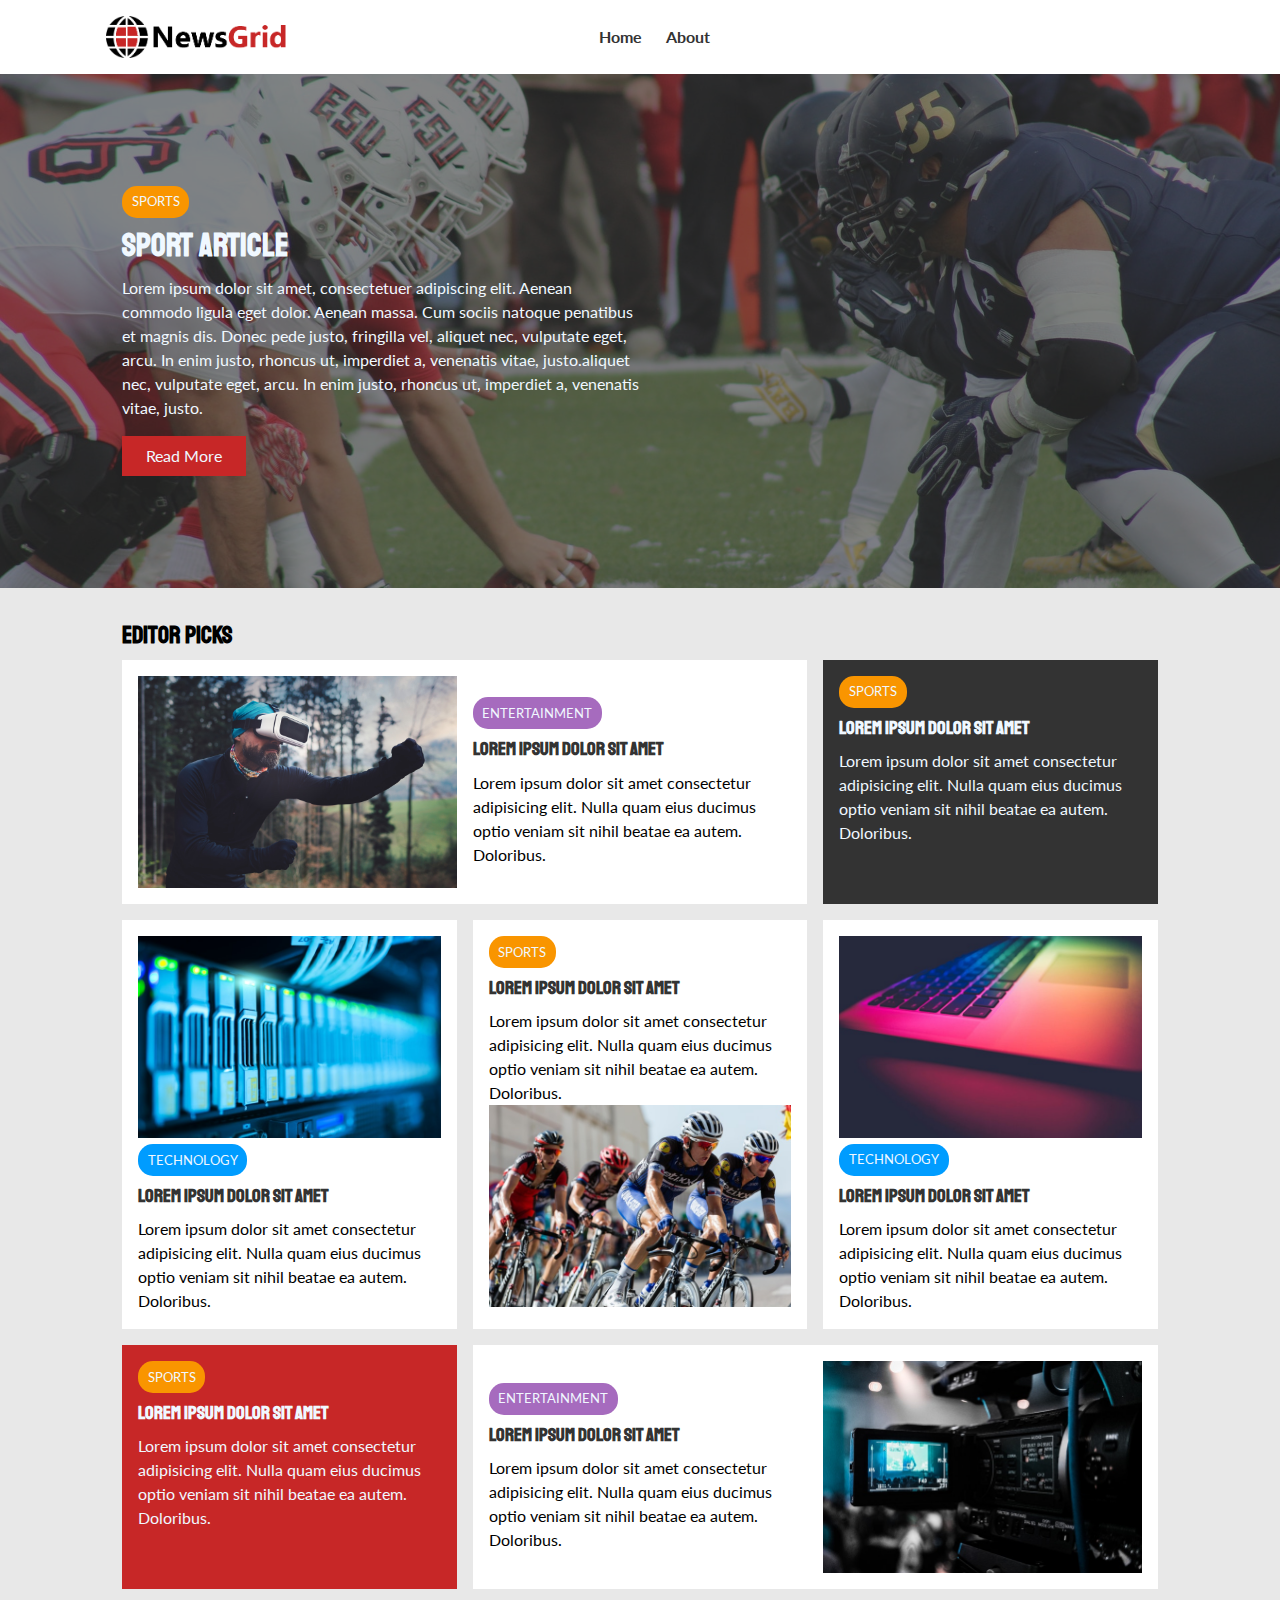
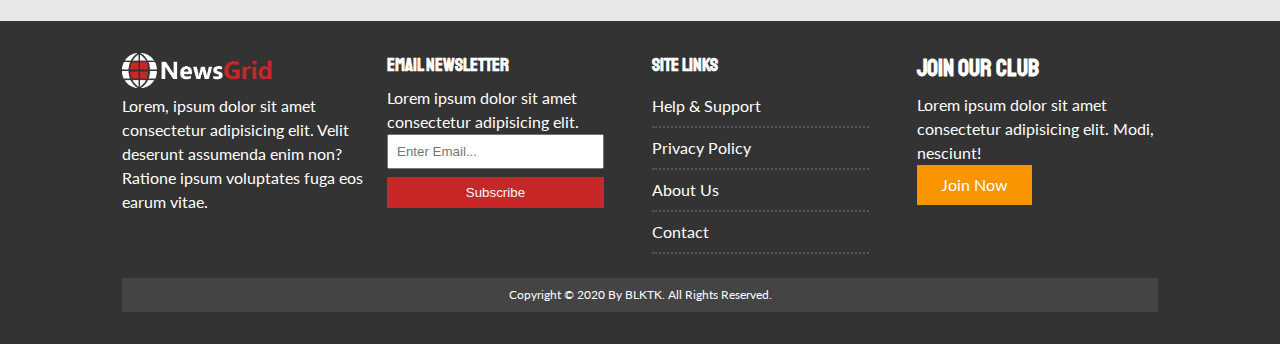
<file: index.html>
<!DOCTYPE html>
<html lang="en">
<head>
    <meta charset="utf-8">
    <meta name="viewport" content="width=device-width, initial-scale=1.0">
    <meta http-equiv="X-UA-Compatible" content="ie=edge">
    <link rel="stylesheet" href="https://cdnjs.cloudflare.com/ajax/libs/font-awesome/5.15.2/css/all.min.css" integrity="sha512-HK5fgLBL+xu6dm/Ii3z4xhlSUyZgTT9tuc/hSrtw6uzJOvgRr2a9jyxxT1ely+B+xFAmJKVSTbpM/CuL7qxO8w==" crossorigin="anonymous" />
    <link rel="preconnect" href="https://fonts.gstatic.com">
    <link href="https://fonts.googleapis.com/css2?family=Lato:wght@300;700&family=Staatliches&display=swap" rel="stylesheet">
    <link href="Resources/css/style.css" rel="stylesheet">
    <link href="Resources/css/mobile.css" rel="stylesheet" media="screen and (max-width: 765px)">
    <link rel="shortcut icon" type="image/x-icon" href="favicon.ico">
    <title>NewsGrid | Latest News </title>
    </head>
    <body>
     <nav id="main-nav">
        <div class="container">
         <img src="Resources/img/logo.png" alt="logo" class="logo">
         <ul>
             <li><a class="current" href="index.html">Home</a></li>
             <li><a  href="about.html">About</a></li>
            </ul>
            <div class="social" >
             <a href="#"><i class="fab fa-facebook fa-2x" target="_blank"></i></a>
             <a href="#"><i class="fab fa-twitter fa-2x" target="_blank"></i></a>
             <a href="#"><i class="fab fa-instagram fa-2x" target="_blank"></i></a>
             <a href="#"><i class="fab fa-youtube fa-2x" target="_blank"></i></a>
             </div>   
         </div>
        </nav> 
        
<!--Showcase-->
    <header id="showcase">
        <div class="container">
        <div class="showcase-container">
        <div class="showcase-content">
        <div class="category category-sports">Sports</div>
        <h1>Sport ARTICLE</h1>
        <p>Lorem ipsum dolor sit amet, consectetuer adipiscing elit. Aenean commodo ligula eget dolor. Aenean massa. Cum sociis natoque penatibus et magnis dis. Donec pede justo, fringilla vel, aliquet nec, vulputate eget, arcu. In enim justo, rhoncus ut, imperdiet a, venenatis vitae, justo.aliquet nec, vulputate eget, arcu. In enim justo, rhoncus ut, imperdiet a, venenatis vitae, justo.</p>      
        <a class="btn btn-primary" href="artical.html">Read More</a>
        </div>      
        </div>
        </div>
        </header> 
        
<!--home articles -->
        <section id="home-articles" class="py-2">
    <div class="container">
        <h2>Editor Picks</h2>
        <div class="articles-container">
          <article class="card">
            <img src="Resources/img/articles/ent1.jpg" alt="">
            <div>
              <div class="category category-ent">Entertainment</div>
              <h3>
                <a href="artical.html">Lorem ipsum dolor sit amet</a>
              </h3>
              <p>Lorem ipsum dolor sit amet consectetur adipisicing elit. Nulla quam eius ducimus optio veniam sit nihil beatae ea autem. Doloribus.</p>
            </div>
          </article>
          <article class="card bg-dark">
            <div class="category category-sports">Sports</div>
            <h3>
              <a href="article.html">Lorem ipsum dolor sit amet</a>
            </h3>
            <p>Lorem ipsum dolor sit amet consectetur adipisicing elit. Nulla quam eius ducimus optio veniam sit nihil beatae ea autem. Doloribus.</p>
          </article>
          <article class="card">
            <img src="Resources/img/articles/tech1.jpg" alt="">
            <div class="category category-tech">Technology</div>
            <h3>
              <a href="article.html">Lorem ipsum dolor sit amet</a>
            </h3>
            <p>Lorem ipsum dolor sit amet consectetur adipisicing elit. Nulla quam eius ducimus optio veniam sit nihil beatae ea autem. Doloribus.</p>
          </article>
          <article class="card">
            <div class="category category-sports">Sports</div>
            <h3>
              <a href="article.html">Lorem ipsum dolor sit amet</a>
            </h3>
            <p>Lorem ipsum dolor sit amet consectetur adipisicing elit. Nulla quam eius ducimus optio veniam sit nihil beatae ea autem. Doloribus.</p>
            <img src="Resources/img/articles/sports1.jpg" alt="">
          </article>
          <article class="card">
            <img src="Resources/img/articles/tech2.jpg" alt="">
            <div class="category category-tech">Technology</div>
            <h3>
              <a href="article.html">Lorem ipsum dolor sit amet</a>
            </h3>
            <p>Lorem ipsum dolor sit amet consectetur adipisicing elit. Nulla quam eius ducimus optio veniam sit nihil beatae ea autem. Doloribus.</p>
          </article>
          <article class="card bg-primary">
            <div class="category category-sports">Sports</div>
            <h3>
              <a href="article.html">Lorem ipsum dolor sit amet</a>
            </h3>
            <p>Lorem ipsum dolor sit amet consectetur adipisicing elit. Nulla quam eius ducimus optio veniam sit nihil beatae ea autem. Doloribus.</p>
          </article>
          <article class="card">
            <div>
              <div class="category category-ent">Entertainment</div>
              <h3>
                <a href="article.html">Lorem ipsum dolor sit amet</a>
              </h3>
              <p>Lorem ipsum dolor sit amet consectetur adipisicing elit. Nulla quam eius ducimus optio veniam sit nihil beatae ea autem. Doloribus.</p>
            </div>
            <img src="Resources/img/articles/ent2.jpg" alt="">
          </article>
        </div>
    </div>
  </section>
        
        
<!--        footer -->
           <footer id="main-footer" class="py-2">
    <div class="container footer-container">
      <div>
        <img src="Resources/img/logo_light.png" alt="NewsGrid">
        <p>Lorem, ipsum dolor sit amet consectetur adipisicing elit. Velit deserunt assumenda enim non? Ratione ipsum voluptates fuga eos earum vitae.</p>
      </div>
      <div>
        <h3>Email Newsletter</h3>
        <p>Lorem ipsum dolor sit amet consectetur adipisicing elit.</p>
        <form name="contact" method="post" data-netlify="true">
          <input type="email" name="email" placeholder="Enter Email...">
          <input type="submit" value="Subscribe" class="btn btn-primary">
        </form>
      </div>
      <div>
        <h3>Site Links</h3>
        <ul class="list">
          <li><a href="#">Help & Support</a></li>
          <li><a href="#">Privacy Policy</a></li>
          <li><a href="#">About Us</a></li>
          <li><a href="#">Contact</a></li>
        </ul>
      </div>
      <div>
        <h2>Join Our Club</h2>
        <p>Lorem ipsum dolor sit amet consectetur adipisicing elit. Modi, nesciunt!</p>
        <a href="#" class="btn btn-secondary">Join Now</a>
      </div>
      <div>
        <p>
           Copyright &copy; 2020 By BLKTK. All Rights Reserved.        </p>
      </div>
    </div>
  </footer>
    </body>
</html>
</file>
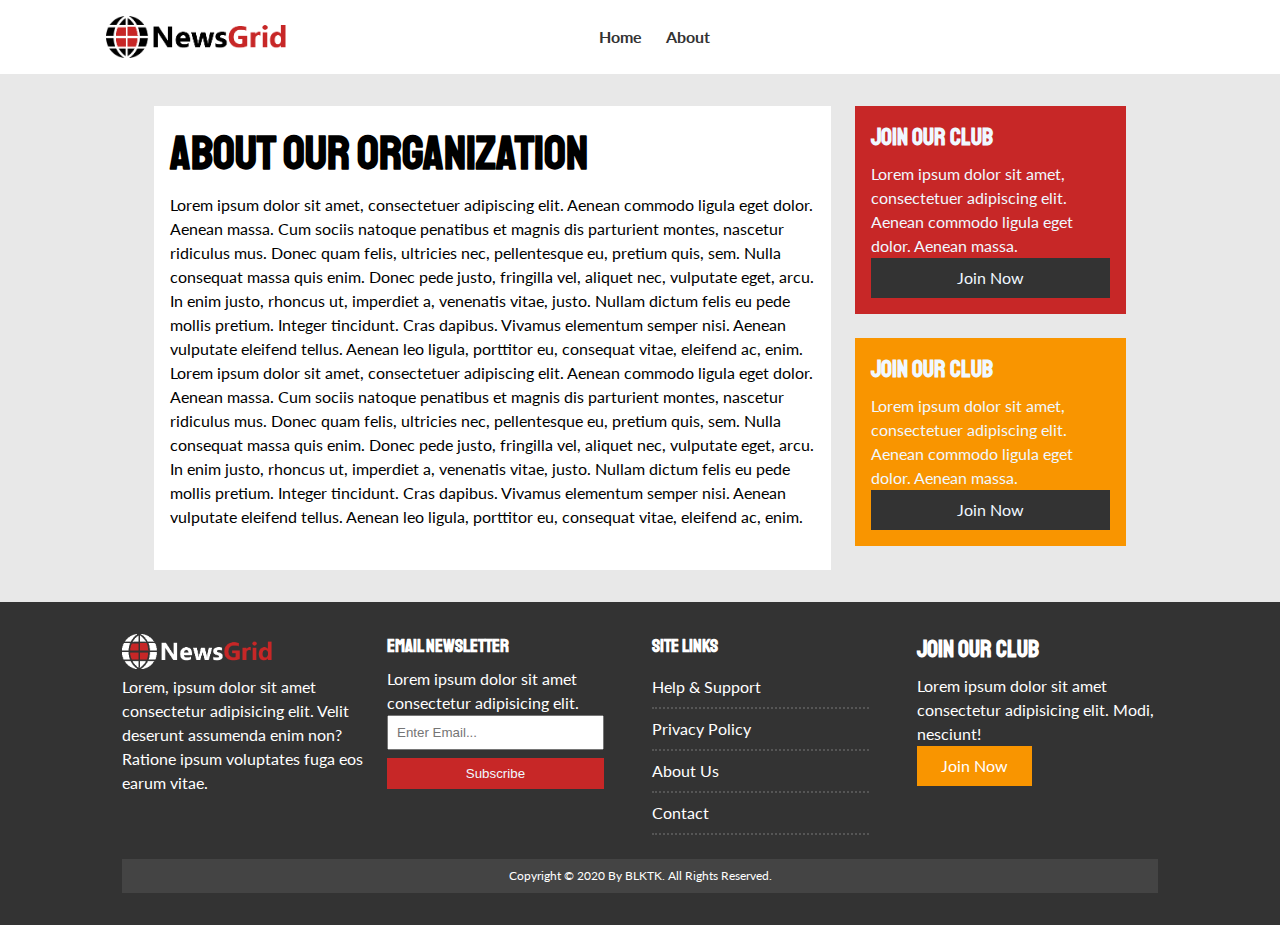
<file: about.html>
<!DOCTYPE html>
<html lang="en">
<head>
    <meta charset="utf-8">
    <meta name="viewport" content="width=device-width, initial-scale=1.0">
    <meta http-equiv="X-UA-Compatible" content="ie=edge">
    <link rel="stylesheet" href="https://cdnjs.cloudflare.com/ajax/libs/font-awesome/5.15.2/css/all.min.css" integrity="sha512-HK5fgLBL+xu6dm/Ii3z4xhlSUyZgTT9tuc/hSrtw6uzJOvgRr2a9jyxxT1ely+B+xFAmJKVSTbpM/CuL7qxO8w==" crossorigin="anonymous" />
    <link rel="preconnect" href="https://fonts.gstatic.com">
    <link href="https://fonts.googleapis.com/css2?family=Lato:wght@300;700&family=Staatliches&display=swap" rel="stylesheet">
    <link href="Resources/css/style.css" rel="stylesheet">
    <link href="Resources/css/mobile.css" rel="stylesheet" media="screen and (max-width: 765px)">
    <link rel="shortcut icon" type="image/x-icon" href="favicon.ico">
    <title>NewsGrid | About </title>
    </head>
    <body>
     <nav id="main-nav">
        <div class="container">
         <img src="Resources/img/logo.png" alt="logo" class="logo">
         <ul>
             <li><a  href="index.html">Home</a></li>
             <li><a  class="current" href="about.html">About</a></li>
            </ul>
            <div class="social" >
             <a href="#"><i class="fab fa-facebook fa-2x" target="_blank"></i></a>
             <a href="#"><i class="fab fa-twitter fa-2x" target="_blank"></i></a>
             <a href="#"><i class="fab fa-instagram fa-2x" target="_blank"></i></a>
             <a href="#"><i class="fab fa-youtube fa-2x" target="_blank"></i></a>
             </div>   
         </div>
        </nav> 
        
<!--about-->
        <section id="about">
        <div class="container">
        <div class="page-container">
            <article class="card">
            <h1 class="l-heading">About Our Organization</h1>
            <p>Lorem ipsum dolor sit amet, consectetuer adipiscing elit. Aenean commodo ligula eget dolor. Aenean massa. Cum sociis natoque penatibus et magnis dis parturient montes, nascetur ridiculus mus. Donec quam felis, ultricies nec, pellentesque eu, pretium quis, sem. Nulla consequat massa quis enim. Donec pede justo, fringilla vel, aliquet nec, vulputate eget, arcu. In enim justo, rhoncus ut, imperdiet a, venenatis vitae, justo. Nullam dictum felis eu pede mollis pretium. Integer tincidunt. Cras dapibus. Vivamus elementum semper nisi. Aenean vulputate eleifend tellus. Aenean leo ligula, porttitor eu, consequat vitae, eleifend ac, enim. </p>  
            <p>Lorem ipsum dolor sit amet, consectetuer adipiscing elit. Aenean commodo ligula eget dolor. Aenean massa. Cum sociis natoque penatibus et magnis dis parturient montes, nascetur ridiculus mus. Donec quam felis, ultricies nec, pellentesque eu, pretium quis, sem. Nulla consequat massa quis enim. Donec pede justo, fringilla vel, aliquet nec, vulputate eget, arcu. In enim justo, rhoncus ut, imperdiet a, venenatis vitae, justo. Nullam dictum felis eu pede mollis pretium. Integer tincidunt. Cras dapibus. Vivamus elementum semper nisi. Aenean vulputate eleifend tellus. Aenean leo ligula, porttitor eu, consequat vitae, eleifend ac, enim. </p>
            </article>
            <aside class="card bg-primary">
            <h2>Join Our Club</h2>
            <p>Lorem ipsum dolor sit amet, consectetuer adipiscing elit. Aenean commodo ligula eget dolor. Aenean massa.</p>
            <a class="btn btn-dark btn-block">Join Now</a>
            </aside>
            
            <aside class="card bg-secondary">
            <h2>Join Our Club</h2>
            <p>Lorem ipsum dolor sit amet, consectetuer adipiscing elit. Aenean commodo ligula eget dolor. Aenean massa.</p>
            <a class="btn btn-dark btn-block">Join Now</a>
            </aside>
            
            </div>
            </div>
        
        
        
        </section>
        
         
   
        
<!--        footer -->
           <footer id="main-footer" class="py-2">
    <div class="container footer-container">
      <div>
        <img src="Resources/img/logo_light.png" alt="NewsGrid">
        <p>Lorem, ipsum dolor sit amet consectetur adipisicing elit. Velit deserunt assumenda enim non? Ratione ipsum voluptates fuga eos earum vitae.</p>
      </div>
      <div>
        <h3>Email Newsletter</h3>
        <p>Lorem ipsum dolor sit amet consectetur adipisicing elit.</p>
        <form name="contact" method="post" data-netlify="true">
          <input type="email" name="email" placeholder="Enter Email...">
          <input type="submit" value="Subscribe" class="btn btn-primary">
        </form>
      </div>
      <div>
        <h3>Site Links</h3>
        <ul class="list">
          <li><a href="#">Help & Support</a></li>
          <li><a href="#">Privacy Policy</a></li>
          <li><a href="#">About Us</a></li>
          <li><a href="#">Contact</a></li>
        </ul>
      </div>
      <div>
        <h2>Join Our Club</h2>
        <p>Lorem ipsum dolor sit amet consectetur adipisicing elit. Modi, nesciunt!</p>
        <a href="#" class="btn btn-secondary">Join Now</a>
      </div>
      <div>
        <p>
           Copyright &copy; 2020 By BLKTK. All Rights Reserved.        </p>
      </div>
    </div>
  </footer>
    </body>
</html>
</file>
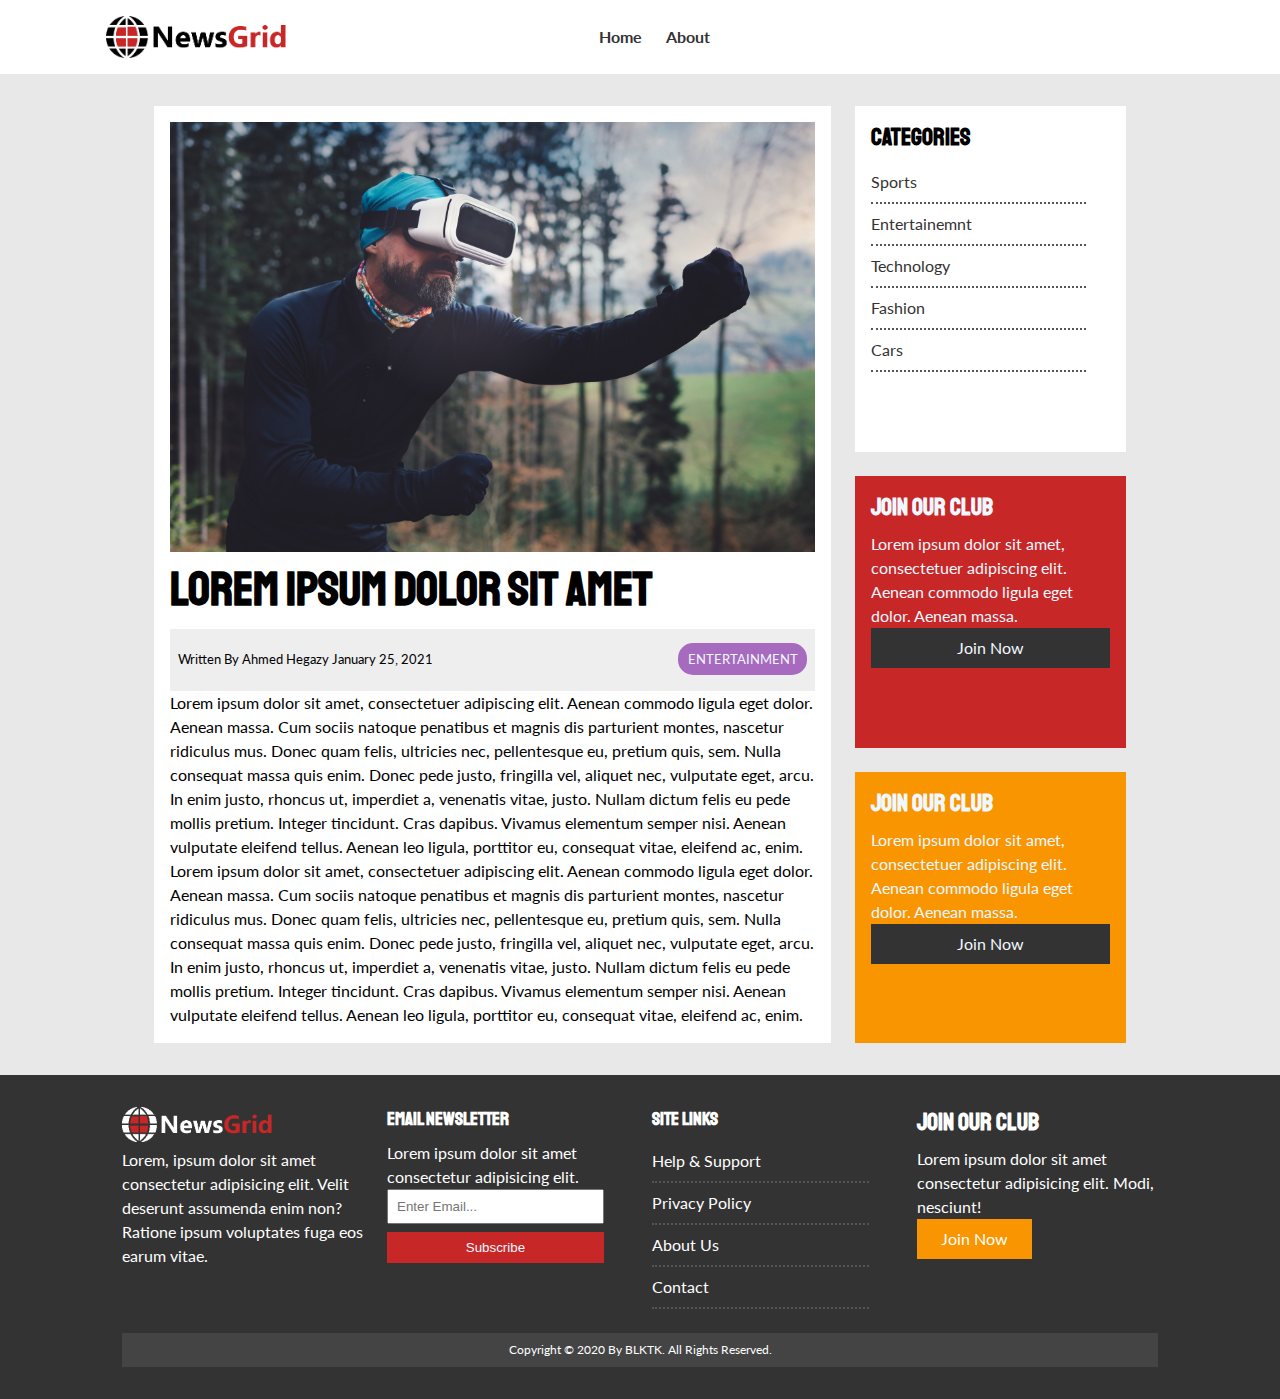
<file: artical.html>
<!DOCTYPE html>
<html lang="en">
<head>
    <meta charset="utf-8">
    <meta name="viewport" content="width=device-width, initial-scale=1.0">
    <meta http-equiv="X-UA-Compatible" content="ie=edge">
    <link rel="stylesheet" href="https://cdnjs.cloudflare.com/ajax/libs/font-awesome/5.15.2/css/all.min.css" integrity="sha512-HK5fgLBL+xu6dm/Ii3z4xhlSUyZgTT9tuc/hSrtw6uzJOvgRr2a9jyxxT1ely+B+xFAmJKVSTbpM/CuL7qxO8w==" crossorigin="anonymous" />
    <link rel="preconnect" href="https://fonts.gstatic.com">
    <link href="https://fonts.googleapis.com/css2?family=Lato:wght@300;700&family=Staatliches&display=swap" rel="stylesheet">
    <link href="Resources/css/style.css" rel="stylesheet">
    <link href="Resources/css/mobile.css" rel="stylesheet" media="screen and (max-width: 765px)">
    <link rel="shortcut icon" type="image/x-icon" href="favicon.ico">
    <title>NewsGrid | Latest News </title>
    </head>
    <body>
     <nav id="main-nav">
        <div class="container">
         <img src="Resources/img/logo.png" alt="logo" class="logo">
         <ul>
             <li><a  href="index.html">Home</a></li>
             <li><a  href="about.html">About</a></li>
            </ul>
            <div class="social" >
             <a href="#"><i class="fab fa-facebook fa-2x" target="_blank"></i></a>
             <a href="#"><i class="fab fa-twitter fa-2x" target="_blank"></i></a>
             <a href="#"><i class="fab fa-instagram fa-2x" target="_blank"></i></a>
             <a href="#"><i class="fab fa-youtube fa-2x" target="_blank"></i></a>
             </div>   
         </div>
        </nav> 
        
<!--about-->
        <section id="article">
        <div class="container">
        <div class="page-container">
            <article class="card">
            <img src="Resources/img/articles/ent1.jpg">
            <h1 class="l-heading">Lorem ipsum dolor sit amet</h1>
            <div class="meta">
                <small>
                <i class="fas fa-user"></i> Written By Ahmed Hegazy January 25, 2021
                </small>
                <div class="category category-ent">Entertainment</div>
                </div>
            <p>Lorem ipsum dolor sit amet, consectetuer adipiscing elit. Aenean commodo ligula eget dolor. Aenean massa. Cum sociis natoque penatibus et magnis dis parturient montes, nascetur ridiculus mus. Donec quam felis, ultricies nec, pellentesque eu, pretium quis, sem. Nulla consequat massa quis enim. Donec pede justo, fringilla vel, aliquet nec, vulputate eget, arcu. In enim justo, rhoncus ut, imperdiet a, venenatis vitae, justo. Nullam dictum felis eu pede mollis pretium. Integer tincidunt. Cras dapibus. Vivamus elementum semper nisi. Aenean vulputate eleifend tellus. Aenean leo ligula, porttitor eu, consequat vitae, eleifend ac, enim. </p>  
            <p>Lorem ipsum dolor sit amet, consectetuer adipiscing elit. Aenean commodo ligula eget dolor. Aenean massa. Cum sociis natoque penatibus et magnis dis parturient montes, nascetur ridiculus mus. Donec quam felis, ultricies nec, pellentesque eu, pretium quis, sem. Nulla consequat massa quis enim. Donec pede justo, fringilla vel, aliquet nec, vulputate eget, arcu. In enim justo, rhoncus ut, imperdiet a, venenatis vitae, justo. Nullam dictum felis eu pede mollis pretium. Integer tincidunt. Cras dapibus. Vivamus elementum semper nisi. Aenean vulputate eleifend tellus. Aenean leo ligula, porttitor eu, consequat vitae, eleifend ac, enim. </p>
            </article>
            <aside id="categories" class="card">
            <h2>Categories</h2>
            <ul class="list">
                <li><a href="#"><i class="fas fa-chevron-right"></i>Sports</a></li>
                <li><a href="#"><i class="fas fa-chevron-right"></i>Entertainemnt</a></li>
                <li><a href="#"><i class="fas fa-chevron-right"></i>Technology</a></li>
                <li><a href="#"><i class="fas fa-chevron-right"></i>Fashion</a></li>
                <li><a href="#"><i class="fas fa-chevron-right"></i>Cars</a></li>
                </ul>
            </aside>
            <aside class="card bg-primary">
            <h2>Join Our Club</h2>
            <p>Lorem ipsum dolor sit amet, consectetuer adipiscing elit. Aenean commodo ligula eget dolor. Aenean massa.</p>
            <a class="btn btn-dark btn-block">Join Now</a>
            </aside>
            
            <aside class="card bg-secondary">
            <h2>Join Our Club</h2>
            <p>Lorem ipsum dolor sit amet, consectetuer adipiscing elit. Aenean commodo ligula eget dolor. Aenean massa.</p>
            <a class="btn btn-dark btn-block">Join Now</a>
            </aside>  
            </div>
            </div>
       </section>
        
         
   
        
<!--        footer -->
           <footer id="main-footer" class="py-2">
    <div class="container footer-container">
      <div>
        <img src="Resources/img/logo_light.png" alt="NewsGrid">
        <p>Lorem, ipsum dolor sit amet consectetur adipisicing elit. Velit deserunt assumenda enim non? Ratione ipsum voluptates fuga eos earum vitae.</p>
      </div>
      <div>
        <h3>Email Newsletter</h3>
        <p>Lorem ipsum dolor sit amet consectetur adipisicing elit.</p>
        <form name="contact" method="post" data-netlify="true">
          <input type="email" name="email" placeholder="Enter Email...">
          <input type="submit" value="Subscribe" class="btn btn-primary">
        </form>
      </div>
      <div>
        <h3>Site Links</h3>
        <ul class="list">
          <li><a href="#">Help & Support</a></li>
          <li><a href="#">Privacy Policy</a></li>
          <li><a href="#">About Us</a></li>
          <li><a href="#">Contact</a></li>
        </ul>
      </div>
      <div>
        <h2>Join Our Club</h2>
        <p>Lorem ipsum dolor sit amet consectetur adipisicing elit. Modi, nesciunt!</p>
        <a href="#" class="btn btn-secondary">Join Now</a>
      </div>
      <div>
        <p>
           Copyright &copy; 2020 By BLKTK. All Rights Reserved.        </p>
      </div>
    </div>
  </footer>
    </body>
</html>
</file>
<file: Resources/css/style.css>
:root {
    --primary-color:#c72727;
    --secondary-color:#f99500;
    --light-color:#e8e8e8;
    --dark-color:#333;
    --max-width:1100px;
}

.category {
    --sports-color:#f99500;
    --ent-color:#a66bbe;
    --tech-color:#009cff;
}

* {
    margin: 0;
    padding: 0;
    box-sizing: border-box;
}

body {
    font-family: 'lato' , sans-serif ;
    line-height: 1.5;
    background: var(--light-color);
}

a {
   color: #333;
   text-decoration: none;
}

ul {
list-style: none;
}

img {
    width: 100%;
}

h1, h2, h3, h4, h5, h6 {
    font-family: 'staatliches', cursive;
    margin-bottom: .55rem;
    line-height: 1.3;
}

/*utility*/

.container {
    max-width: var(--max-width);
    margin: auto;
    padding: 0 2rem;
    overflow: hidden;
}

.category {
    display: inline-block;
    color: aliceblue;
    font-size: 0.8rem;
    text-transform: uppercase;
    padding: 0.4rem 0.6rem;
    border-radius: 15px;
    margin-bottom: 0.5rem;
}

.category-sports{background: var(--sports-color);}
.category-ent{background: var(--ent-color);}
.category-tech{background: var(--tech-color);}

.btn {
    display: inline-block;
    border: none;
    background: var(--dark-color);
    color: aliceblue;
    padding: 0.5rem 1.5rem;
}

.btn-light{background: var(--light-color);}
.btn-primary{background: var(--primary-color);}
.btn-secondary{background: var(--secondary-color);}


.btn:hover {
    opacity: 0.9;
}

.btn-block {
    display: block;
    width: 100%;
    text-align: center;
}

.card {
    background: #fff;
    padding: 1rem;
}

.bg-dark {
    background: var(--dark-color);
    color: aliceblue;
}
.bg-primary {
    background: var(--primary-color);
    color: aliceblue;
}
.bg-secondary {
    background: var(--secondary-color);
    color: aliceblue;
}
.bg-dark h1,
.bg-dark h2,
.bg-dark h3,
.bg-dark a,
.bg-primary h1,
.bg-primary h2,
.bg-primary h3,
.bg-primary a,
.bg-secondary h1,
.bg-secondary h2,
.bg-secondary h3,
.bg-secondary a {
    color: aliceblue;
}

.py-1 {padding: 1.5rem 0;}
.py-2 {padding: 2rem 0;}
.py-3 {padding: 3rem 0;}
.p-1 {padding: 1.5rem 0;}
.p-2 {padding: 2rem 0;}
.p-3 {padding: 3rem 0;}

.l-heading{
    font-size: 3rem;
}

.list li {
    padding: 0.5rem 0;
    border-bottom: #555 dotted 2px;
    width: 90%;
}

.list li a:hover {
    color:var(--primary-color) !important ;
}

/*inner page container*/
.page-container {
    display: grid;
    grid-template-columns: 5fr 2fr;
    margin: 2rem;
    grid-gap: 1.5rem;
}

.page-container > *:first-child{
    grid-row: 1 / span 3;
}

/*navigation*/
#main-nav {
    background: #fff;
    position: sticky;
    top: 0;
    z-index: 2;
}

#main-nav .container {
    display: grid;
    grid-template-columns: 3fr 3fr 3fr;
    padding: 1rem;
    align-items: center;
}

#main-nav .logo {
    width: 180px;
}

#main-nav ul {
    justify-self: end;
    display: flex;    
    margin-right: 6rem;
}

#main-nav ul li a {
    padding: 0.75rem;
    font-weight: bold;
}

#main-nav ul li a:hover,
a:active{
    color:var(--primary-color);
    border-bottom: 2px solid black ;
}
#main-nav ul li a.current {
/*    background: var(--primary-color);*/
    color: var(--dark-color);
/*    border-radius: 50px;*/
}
#main-nav ul li a:hover {
/*    background: var(--light-color);*/
    color: var(--primary-color);
    
}

#main-nav .social {
    justify-self: center;
}

#main-nav .social i {
    color: #777;
    margin-right: 0.5rem;
}

/*Showcase*/

#showcase {
    color: aliceblue;
    background: #333;
    padding: 2rem;
    position: relative;
}

#showcase:before {
    content: '';
    background: url(../img/featured.jpg) no-repeat center center/cover;
    position: absolute;
    top: 0;
    left: 0;
    width: 100%;
    height: 100%;
    opacity: 0.4;
}

#showcase .showcase-container {
    display: grid;
    grid-template-columns: repeat(2, 1fr);
    justify-content: center;
    align-items: center;
    height: 50vh;
}

#showcase .showcase-content {

z-index: 1;
}

#showcase .showcase-content p {
    margin-bottom: 1rem;
}


/*home articles*/

#home-articles .articles-container {
    display: grid;
    grid-template-columns: repeat(3, 1fr);
    grid-gap: 1rem;
}

#home-articles .articles-container >*:first-child,
#home-articles .articles-container >*:last-child{
    display: grid;
    grid-template-columns: repeat(2, 1fr);
    grid-gap: 1rem;
    align-items: center;
    grid-column: 1 / span 2;
}

#home-articles .articles-container >*:last-child{
  grid-column: 2 / span 2;  
}

#article .meta {
    display: flex;
    justify-content: space-between;
    align-items: center;
    background: #eee;
    padding: 0.5rem;
}

#article .meta .category {
    margin-top: 0.4rem;
}

/*footer*/
#main-footer {
  background: var(--dark-color);
  color: #fff;
}

#main-footer img {
  width: 150px;
}

#main-footer a {
  color: #fff;
}

#main-footer .footer-container {
  display: grid;
  grid-template-columns: repeat(4, 1fr);
  grid-gap: 1.5rem;
}

#main-footer .footer-container > *:last-child {
  background: #444;
  grid-column: 1 / span 4;
  padding: .5rem;
  text-align: center;
  font-size: 0.75rem;
}

#main-footer .footer-container input[type='email'] {
  width: 90%;
  padding: 0.5rem;
  margin-bottom: 0.5rem;
}

#main-footer .footer-container input[type='submit'] {
  width: 90%;
}
</file>
<file: Resources/css/mobile.css>
/* Navigation */
#main-nav .social {
  display: none;
}

#main-nav .container {
  grid-template-columns: 1fr;
  grid-gap: 1.2rem;
}

#main-nav ul,
#main-nav .logo {
  justify-self: center;
}

#main-nav ul li a {
  padding: 0.50rem;
}

#home-articles .articles-container {
    grid-template-columns: repeat(2, 1fr);
}


#home-articles .articles-container > *:first-child,
#home-articles .articles-container > *:last-child {
  grid-template-columns: 1fr;
  grid-column: 1;
}

@media(max-width: 600px) {
  /* Stack Grid Items */
  #showcase .showcase-container,
  #home-articles .articles-container,
  #main-footer .footer-container {
    grid-template-columns: 1fr;
  }

  #main-footer .footer-container > *:last-child {
    grid-column: 1;
  }
    
 #main-footer .footer-container > *:first-child,
  #main-footer .footer-container > *:nth-child(2){
    border-bottom: #444 dotted 1px;
    padding-bottom: 1rem;
  } 
    
      .page-container {
    grid-template-columns: 1fr;
    text-align: center;
  }

  .page-container > *:first-child {
    grid-row: 1;
  }

  .l-heading {
    font-size: 2rem;
  }
}
</file>
